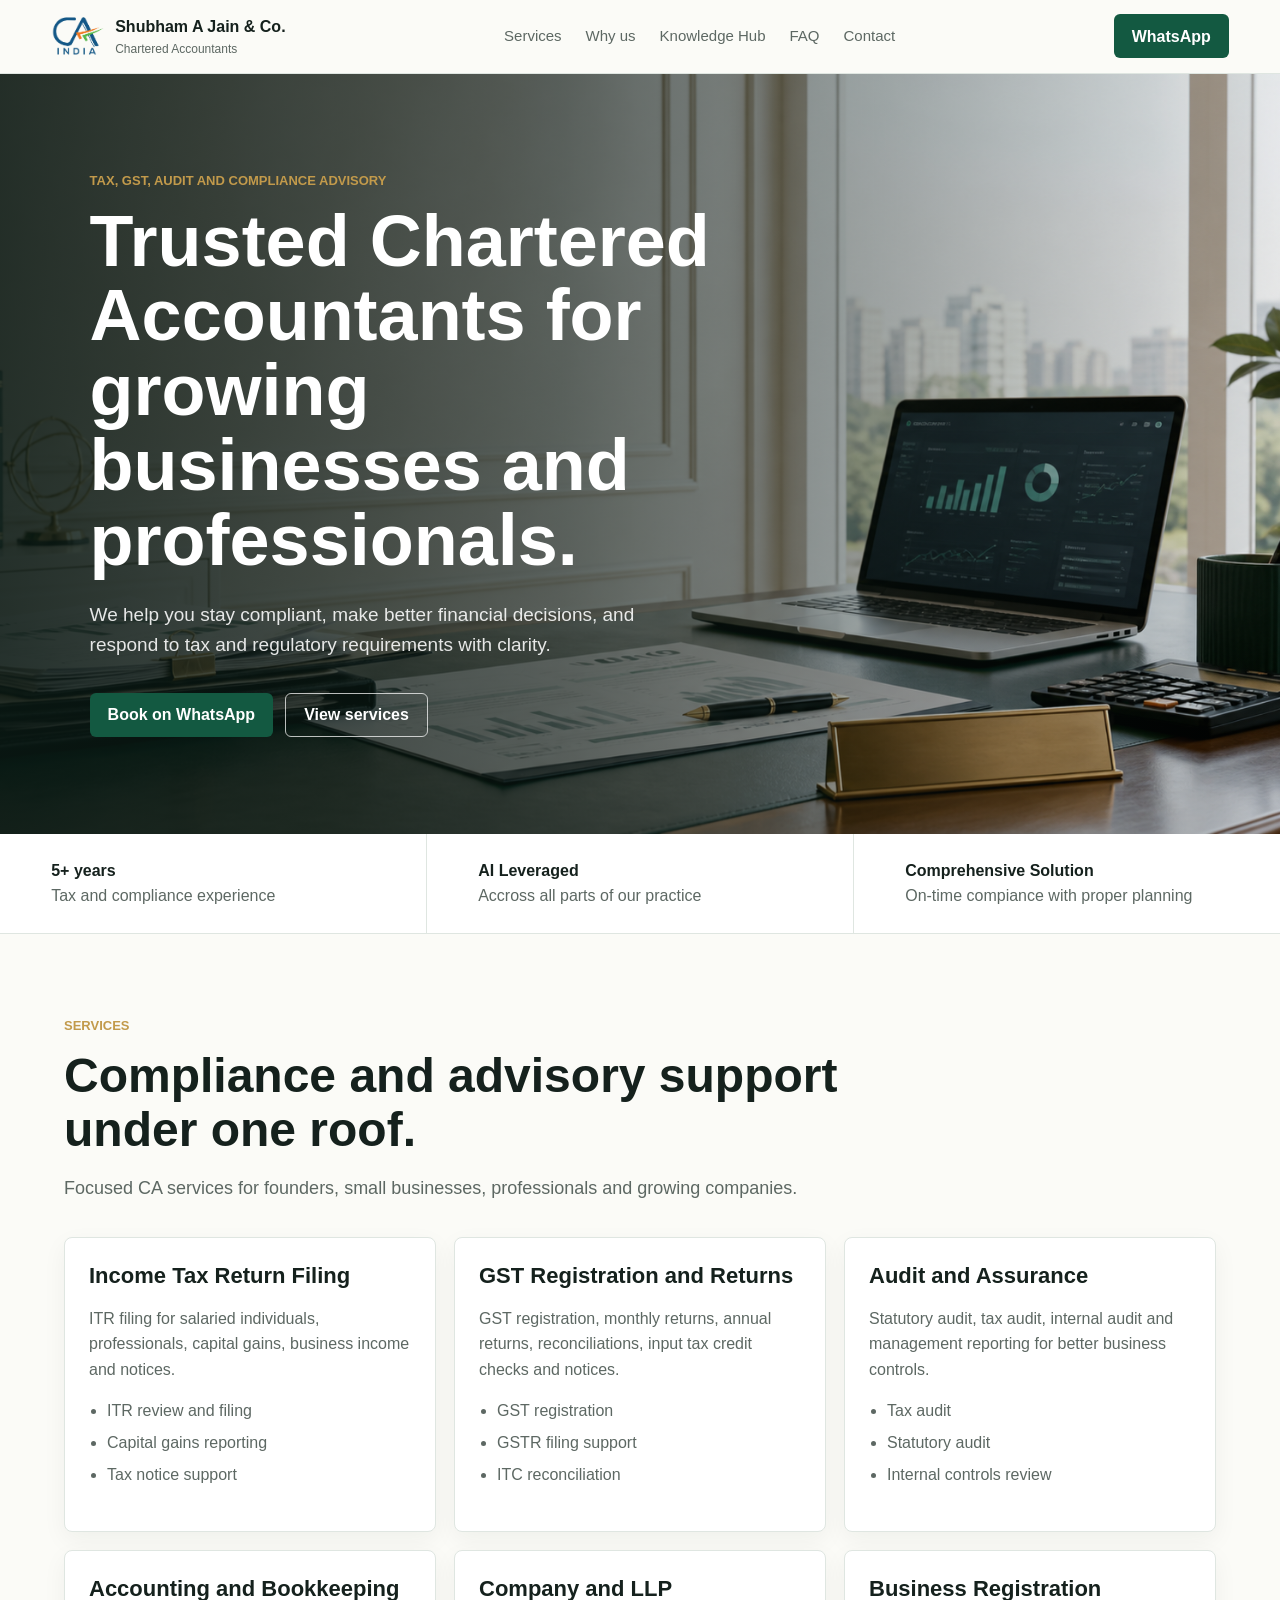
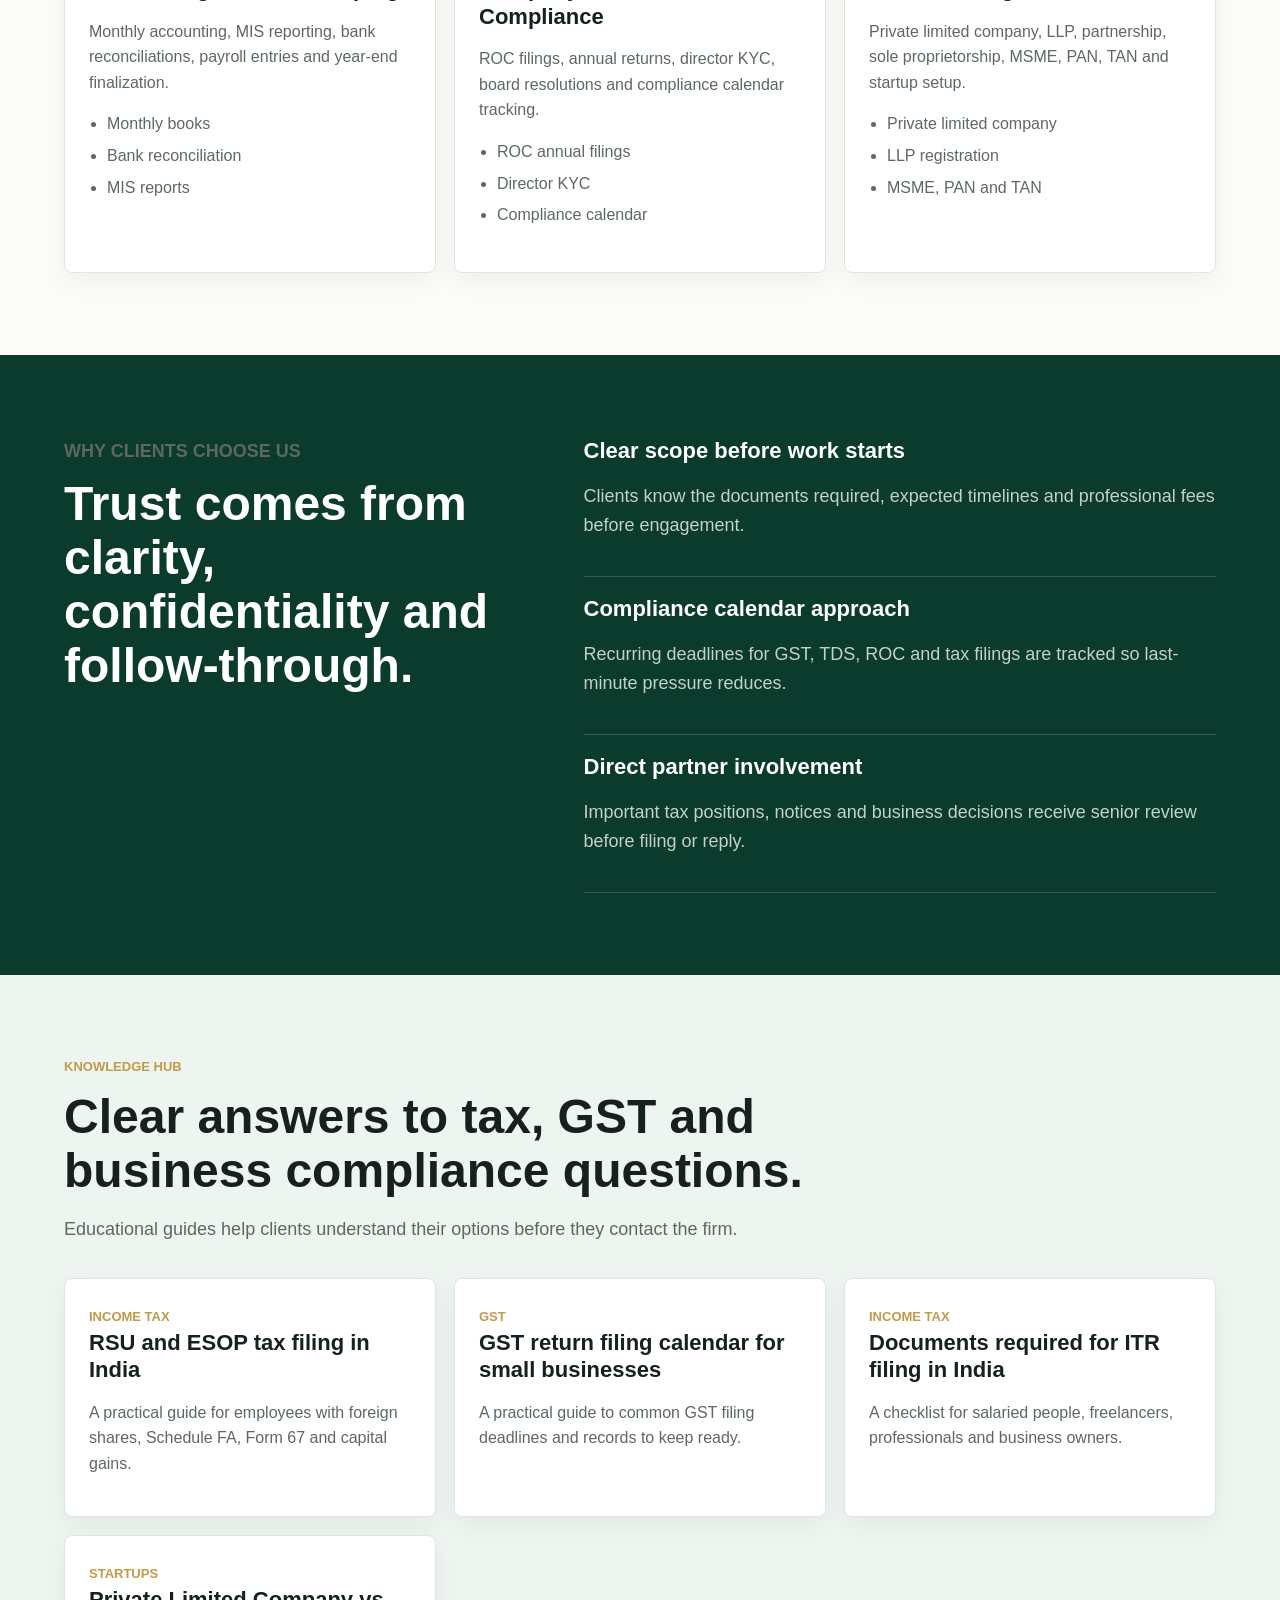
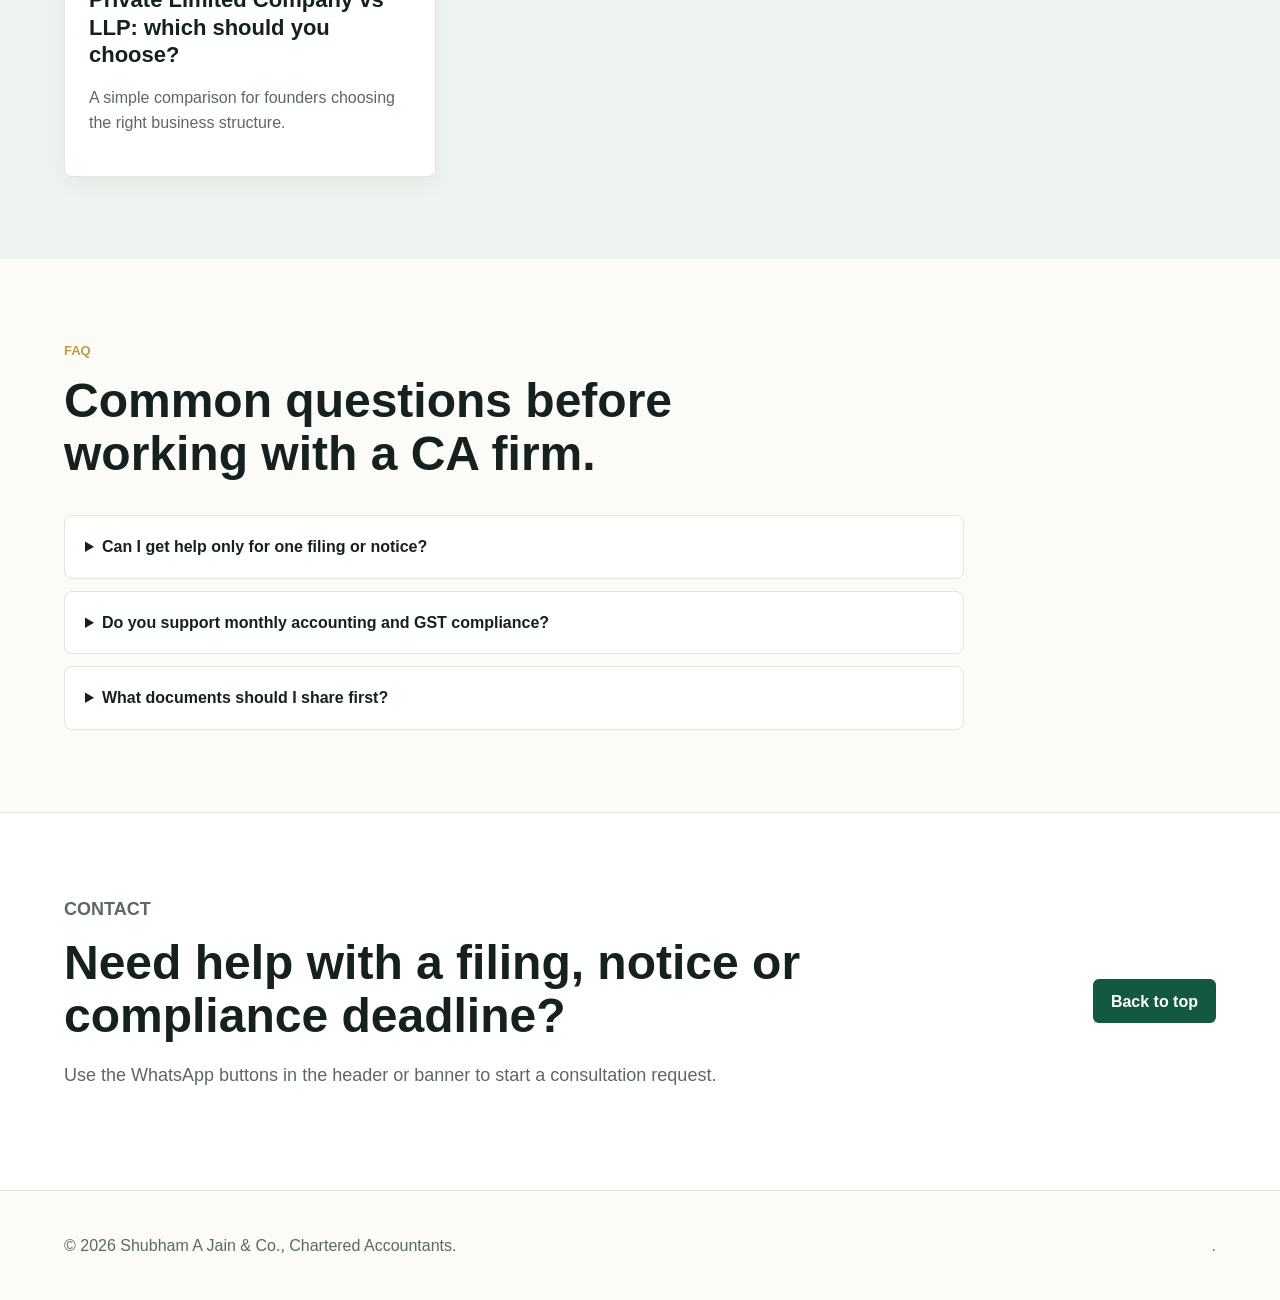
<file: index.html>
<!doctype html>
<html lang="en">
  <head>
    <meta charset="utf-8">
    <meta name="viewport" content="width=device-width, initial-scale=1">
    <title>Shubham A Jain & Co. CA | Tax, GST, Personal Finance and Compliance Advisory</title>
    <meta name="description" content="Chartered Accountant firm helping businesses and professionals with GST, income tax, audit, accounting, ROC compliance, payroll and advisory services.">
    <meta name="robots" content="index, follow">
    <meta name="author" content="Shubham A Jain & Co.">
    <meta name="theme-color" content="#135941">
    <meta property="og:title" content="Shubham A Jain & Co. CA">
    <meta property="og:description" content="Trusted CA services for tax, GST, audit, compliance and business advisory.">
    <meta property="og:type" content="website">
    <meta property="og:image" content="assets/ca-office-hero.png">
    <meta property="og:url" content="https://shubhjain204.github.io/shubhamajaincowebsite/">
    <meta name="twitter:card" content="summary_large_image">
    <link rel="canonical" href="https://shubhjain204.github.io/shubhamajaincowebsite/">
    <link rel="sitemap" type="application/xml" href="sitemap.xml">
    <link rel="stylesheet" href="styles.css">
    <script type="application/ld+json">
      {
        "@context": "https://schema.org",
        "@type": "AccountingService",
        "name": "Shubham A Jain & Co.",
        "description": "Chartered Accountant firm for income tax, GST, audit, accounting, ROC compliance and business registration services.",
        "url": "https://shubhjain204.github.io/shubhamajaincowebsite/",
        "image": "https://shubhjain204.github.io/shubhamajaincowebsite/assets/ca-office-hero.png",
        "telephone": "+91 99999 99999",
        "areaServed": "India",
        "priceRange": "$$",
        "serviceType": [
          "Income Tax Return Filing",
          "GST Registration and Returns",
          "Audit and Assurance",
          "Accounting and Bookkeeping",
          "Company and LLP Compliance",
          "Business Registration"
        ]
      }
    </script>
  </head>
  <body>
    <a class="skip-link" href="#main-content">Skip to content</a>
    <header class="site-header">
      <a class="brand" href="#top" aria-label="Shubham A Jain & Co. home">
        <span class="brand-mark">
          <img src="assets/ca-official-logo-transparent.png" alt="CA India logo">
        </span>
        <span>
          <strong>Shubham A Jain & Co.</strong>
          <small>Chartered Accountants</small>
        </span>
      </a>
      <nav class="nav" aria-label="Primary navigation">
        <a href="#services">Services</a>
        <a href="#why-us">Why us</a>
        <a href="#insights">Knowledge Hub</a>
        <a href="#faq">FAQ</a>
        <a href="#contact">Contact</a>
      </nav>
      <a class="header-cta js-whatsapp" data-service="General CA consultation" href="https://wa.me/918005840433">WhatsApp</a>
    </header>

    <main id="main-content">
      <section class="hero">
        <img class="hero-image" src="assets/ca-office-hero.png" alt="Professional CA office desk with tax documents and accounting tools">
        <div class="hero-overlay"></div>
        <div class="hero-content">
          <p class="eyebrow">Tax, GST, audit and compliance advisory</p>
          <h1>Trusted Chartered Accountants for growing businesses and professionals.</h1>
          <p class="hero-copy">We help you stay compliant, make better financial decisions, and respond to tax and regulatory requirements with clarity.</p>
          <div class="hero-actions">
            <a class="button primary js-whatsapp" data-service="CA consultation" href="https://wa.me/918005840433">Book on WhatsApp</a>
            <a class="button secondary" href="#services">View services</a>
          </div>
        </div>
      </section>

      <section class="trust-strip" aria-label="Firm highlights">
        <div>
          <strong>5+ years</strong>
          <span>Tax and compliance experience</span>
        </div>
        <div>
          <strong>AI Leveraged</strong>
          <span>Accross all parts of our practice</span>
        </div>
        <div>
          <strong>Comprehensive Solution</strong>
          <span>On-time compiance with proper planning</span>
        </div>
      </section>

      <section class="section" id="services">
        <div class="section-heading">
          <p class="eyebrow">Services</p>
          <h2>Compliance and advisory support under one roof.</h2>
          <p>Focused CA services for founders, small businesses, professionals and growing companies.</p>
        </div>
        <div class="service-grid">
          <article class="service-card">
            <h3>Income Tax Return Filing</h3>
            <p>ITR filing for salaried individuals, professionals, capital gains, business income and notices.</p>
            <ul>
              <li>ITR review and filing</li>
              <li>Capital gains reporting</li>
              <li>Tax notice support</li>
            </ul>
          </article>
          <article class="service-card">
            <h3>GST Registration and Returns</h3>
            <p>GST registration, monthly returns, annual returns, reconciliations, input tax credit checks and notices.</p>
            <ul>
              <li>GST registration</li>
              <li>GSTR filing support</li>
              <li>ITC reconciliation</li>
            </ul>
          </article>
          <article class="service-card">
            <h3>Audit and Assurance</h3>
            <p>Statutory audit, tax audit, internal audit and management reporting for better business controls.</p>
            <ul>
              <li>Tax audit</li>
              <li>Statutory audit</li>
              <li>Internal controls review</li>
            </ul>
          </article>
          <article class="service-card">
            <h3>Accounting and Bookkeeping</h3>
            <p>Monthly accounting, MIS reporting, bank reconciliations, payroll entries and year-end finalization.</p>
            <ul>
              <li>Monthly books</li>
              <li>Bank reconciliation</li>
              <li>MIS reports</li>
            </ul>
          </article>
          <article class="service-card">
            <h3>Company and LLP Compliance</h3>
            <p>ROC filings, annual returns, director KYC, board resolutions and compliance calendar tracking.</p>
            <ul>
              <li>ROC annual filings</li>
              <li>Director KYC</li>
              <li>Compliance calendar</li>
            </ul>
          </article>
          <article class="service-card">
            <h3>Business Registration</h3>
            <p>Private limited company, LLP, partnership, sole proprietorship, MSME, PAN, TAN and startup setup.</p>
            <ul>
              <li>Private limited company</li>
              <li>LLP registration</li>
              <li>MSME, PAN and TAN</li>
            </ul>
          </article>
        </div>
      </section>

      <section class="section split" id="why-us">
        <div>
          <p class="eyebrow">Why clients choose us</p>
          <h2>Trust comes from clarity, confidentiality and follow-through.</h2>
        </div>
        <div class="proof-list">
          <div>
            <h3>Clear scope before work starts</h3>
            <p>Clients know the documents required, expected timelines and professional fees before engagement.</p>
          </div>
          <div>
            <h3>Compliance calendar approach</h3>
            <p>Recurring deadlines for GST, TDS, ROC and tax filings are tracked so last-minute pressure reduces.</p>
          </div>
          <div>
            <h3>Direct partner involvement</h3>
            <p>Important tax positions, notices and business decisions receive senior review before filing or reply.</p>
          </div>
        </div>
      </section>

      <section class="section muted" id="insights">
        <div class="section-heading">
          <p class="eyebrow">Knowledge Hub</p>
          <h2>Clear answers to tax, GST and business compliance questions.</h2>
          <p>Educational guides help clients understand their options before they contact the firm.</p>
        </div>
        <div class="article-grid">
          <article class="article-card">
            <span>Income Tax</span>
            <h3><a href="posts/rsu-esop-tax-filing-india.html">RSU and ESOP tax filing in India</a></h3>
            <p>A practical guide for employees with foreign shares, Schedule FA, Form 67 and capital gains.</p>
          </article>
          <article class="article-card">
            <span>GST</span>
            <h3><a href="posts/gst-return-calendar.html">GST return filing calendar for small businesses</a></h3>
            <p>A practical guide to common GST filing deadlines and records to keep ready.</p>
          </article>
          <article class="article-card">
            <span>Income Tax</span>
            <h3><a href="posts/itr-documents-checklist.html">Documents required for ITR filing in India</a></h3>
            <p>A checklist for salaried people, freelancers, professionals and business owners.</p>
          </article>
          <article class="article-card">
            <span>Startups</span>
            <h3><a href="posts/company-vs-llp.html">Private Limited Company vs LLP: which should you choose?</a></h3>
            <p>A simple comparison for founders choosing the right business structure.</p>
          </article>
        </div>
      </section>

      <section class="section" id="faq">
        <div class="section-heading">
          <p class="eyebrow">FAQ</p>
          <h2>Common questions before working with a CA firm.</h2>
        </div>
        <div class="faq-list">
          <details>
            <summary>Can I get help only for one filing or notice?</summary>
            <p>Yes. You can contact the firm for a one-time ITR filing, GST filing, notice reply, registration or compliance review.</p>
          </details>
          <details>
            <summary>Do you support monthly accounting and GST compliance?</summary>
            <p>Yes. Monthly retainers can include bookkeeping, GST returns, TDS support, payroll entries, reconciliations and periodic reporting.</p>
          </details>
          <details>
            <summary>What documents should I share first?</summary>
            <p>Send a short WhatsApp message with your requirement. The firm will share a document checklist based on the service needed.</p>
          </details>
        </div>
      </section>

      <section class="section contact" id="contact">
        <div>
          <p class="eyebrow">Contact</p>
          <h2>Need help with a filing, notice or compliance deadline?</h2>
          <p>Use the WhatsApp buttons in the header or banner to start a consultation request.</p>
        </div>
        <a class="button primary" href="#top">Back to top</a>
      </section>
    </main>

    <footer class="site-footer">
      <p>&copy; <span id="year"></span> Shubham A Jain & Co., Chartered Accountants.</p>
      <p>.</p>
    </footer>

    <script src="script.js"></script>
  </body>
</html>
</file>
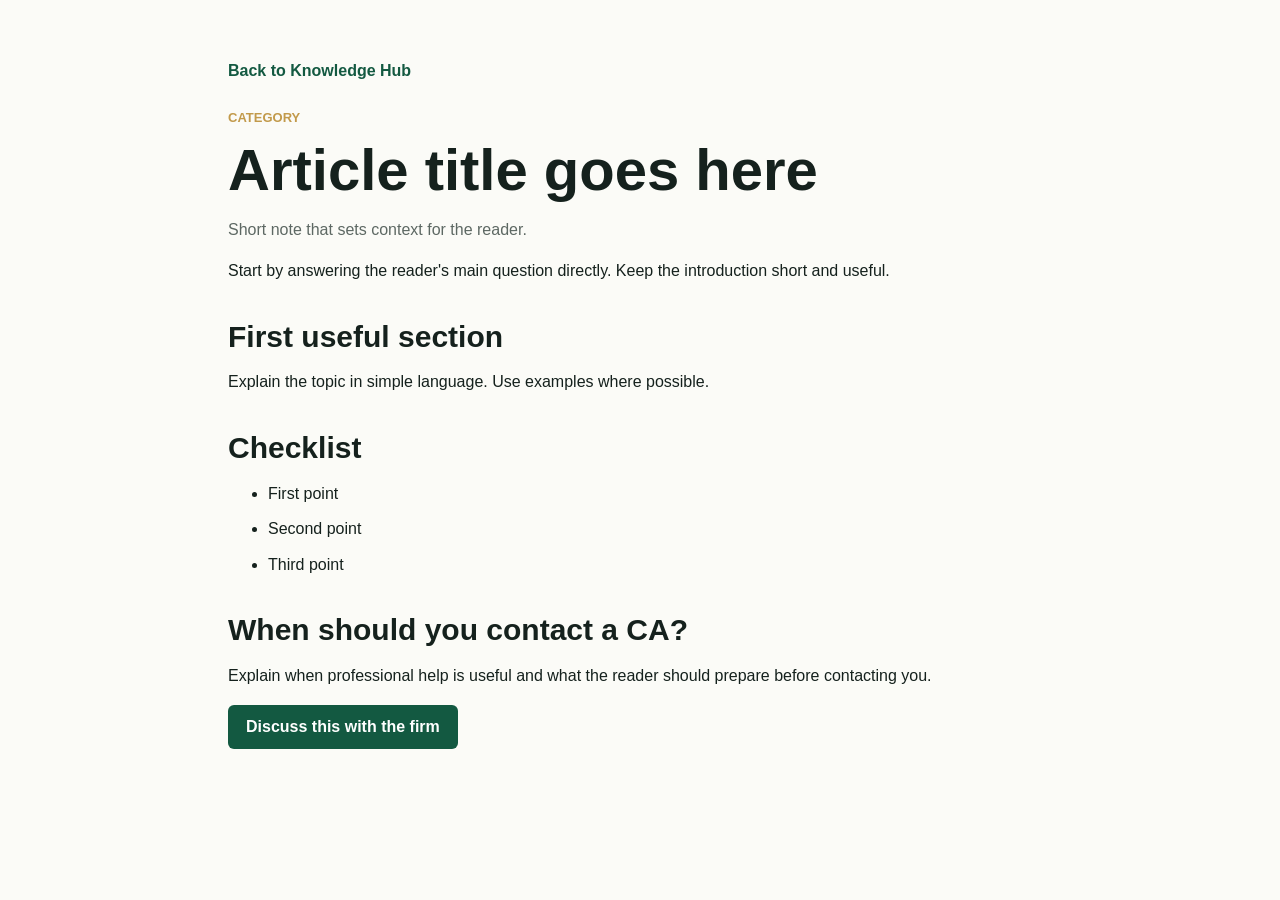
<file: post-template.html>
<!doctype html>
<html lang="en">
  <head>
    <meta charset="utf-8">
    <meta name="viewport" content="width=device-width, initial-scale=1">
    <title>Article Title | Shubham A Jain & Co. CA</title>
    <meta name="description" content="Write a clear 140-160 character summary of this article for search results.">
    <meta name="robots" content="index, follow">
    <link rel="canonical" href="https://shubhjain204.github.io/shubhamajaincowebsite/posts/article-url.html">
    <link rel="stylesheet" href="../styles.css">
  </head>
  <body>
    <main class="article-page">
      <a class="back-link" href="../index.html#insights">Back to Knowledge Hub</a>
      <p class="eyebrow">Category</p>
      <h1>Article title goes here</h1>
      <p class="meta">Short note that sets context for the reader.</p>

      <p>Start by answering the reader's main question directly. Keep the introduction short and useful.</p>

      <h2>First useful section</h2>
      <p>Explain the topic in simple language. Use examples where possible.</p>

      <h2>Checklist</h2>
      <ul>
        <li>First point</li>
        <li>Second point</li>
        <li>Third point</li>
      </ul>

      <h2>When should you contact a CA?</h2>
      <p>Explain when professional help is useful and what the reader should prepare before contacting you.</p>

      <p><a class="button primary" href="../index.html#contact">Discuss this with the firm</a></p>
    </main>
    <script src="../script.js"></script>
  </body>
</html>
</file>
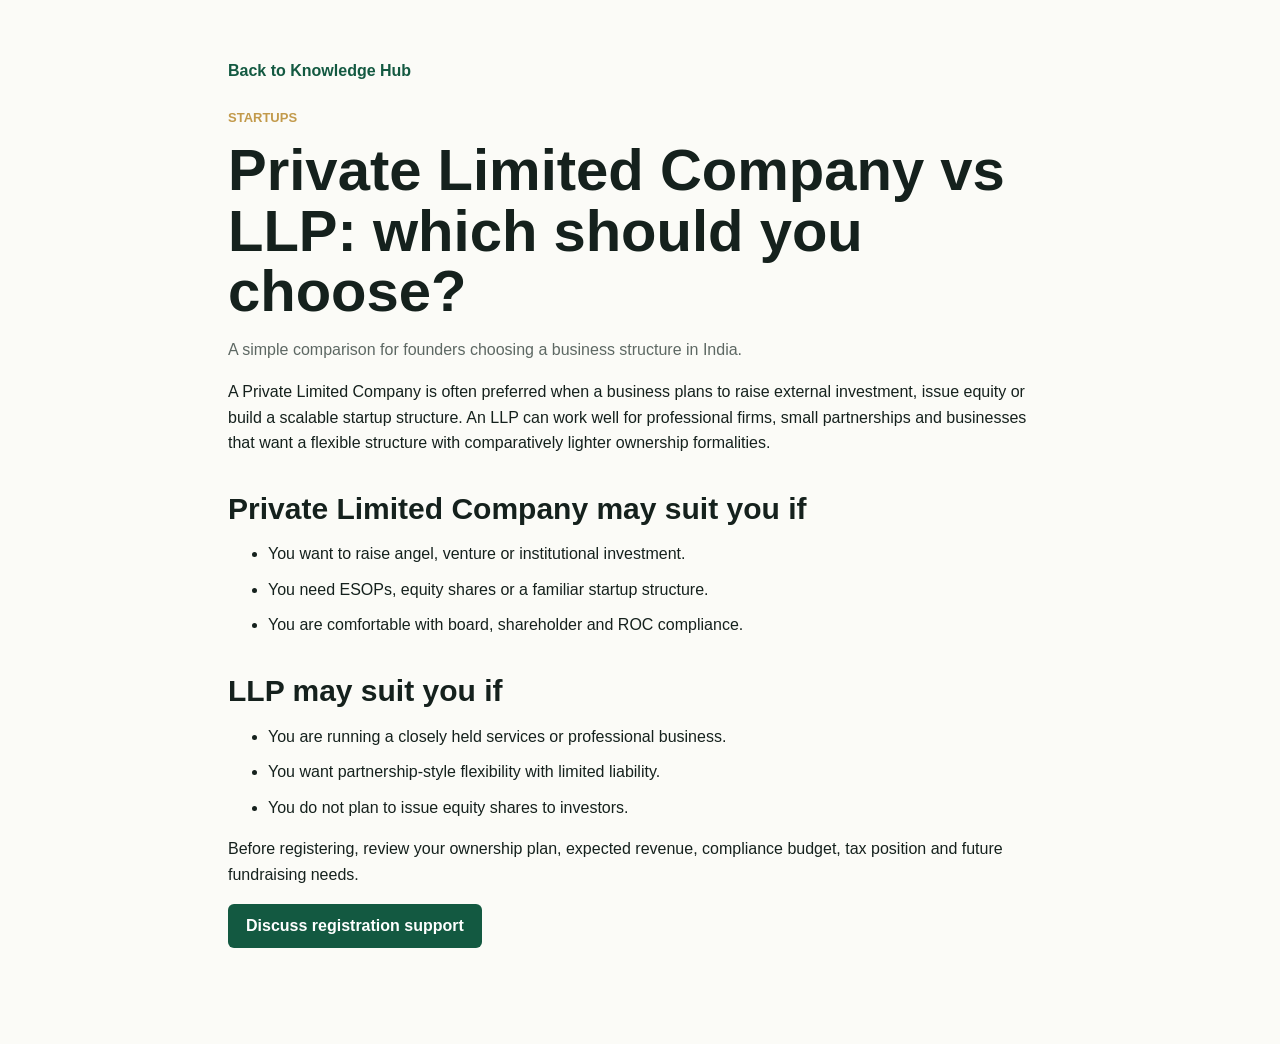
<file: posts/company-vs-llp.html>
<!doctype html>
<html lang="en">
  <head>
    <meta charset="utf-8">
    <meta name="viewport" content="width=device-width, initial-scale=1">
    <title>Private Limited Company vs LLP | Shubham A Jain & Co. CA</title>
    <meta name="description" content="Compare Private Limited Company and LLP structures for Indian founders based on compliance, ownership, fundraising and tax considerations.">
    <meta name="robots" content="index, follow">
    <link rel="canonical" href="https://shubhjain204.github.io/shubhamajaincowebsite/posts/company-vs-llp.html">
    <link rel="stylesheet" href="../styles.css">
  </head>
  <body>
    <main class="article-page">
      <a class="back-link" href="../index.html#insights">Back to Knowledge Hub</a>
      <p class="eyebrow">Startups</p>
      <h1>Private Limited Company vs LLP: which should you choose?</h1>
      <p class="meta">A simple comparison for founders choosing a business structure in India.</p>

      <p>A Private Limited Company is often preferred when a business plans to raise external investment, issue equity or build a scalable startup structure. An LLP can work well for professional firms, small partnerships and businesses that want a flexible structure with comparatively lighter ownership formalities.</p>

      <h2>Private Limited Company may suit you if</h2>
      <ul>
        <li>You want to raise angel, venture or institutional investment.</li>
        <li>You need ESOPs, equity shares or a familiar startup structure.</li>
        <li>You are comfortable with board, shareholder and ROC compliance.</li>
      </ul>

      <h2>LLP may suit you if</h2>
      <ul>
        <li>You are running a closely held services or professional business.</li>
        <li>You want partnership-style flexibility with limited liability.</li>
        <li>You do not plan to issue equity shares to investors.</li>
      </ul>

      <p>Before registering, review your ownership plan, expected revenue, compliance budget, tax position and future fundraising needs.</p>
      <p><a class="button primary" href="../index.html#contact">Discuss registration support</a></p>
    </main>
    <script src="../script.js"></script>
  </body>
</html>
</file>
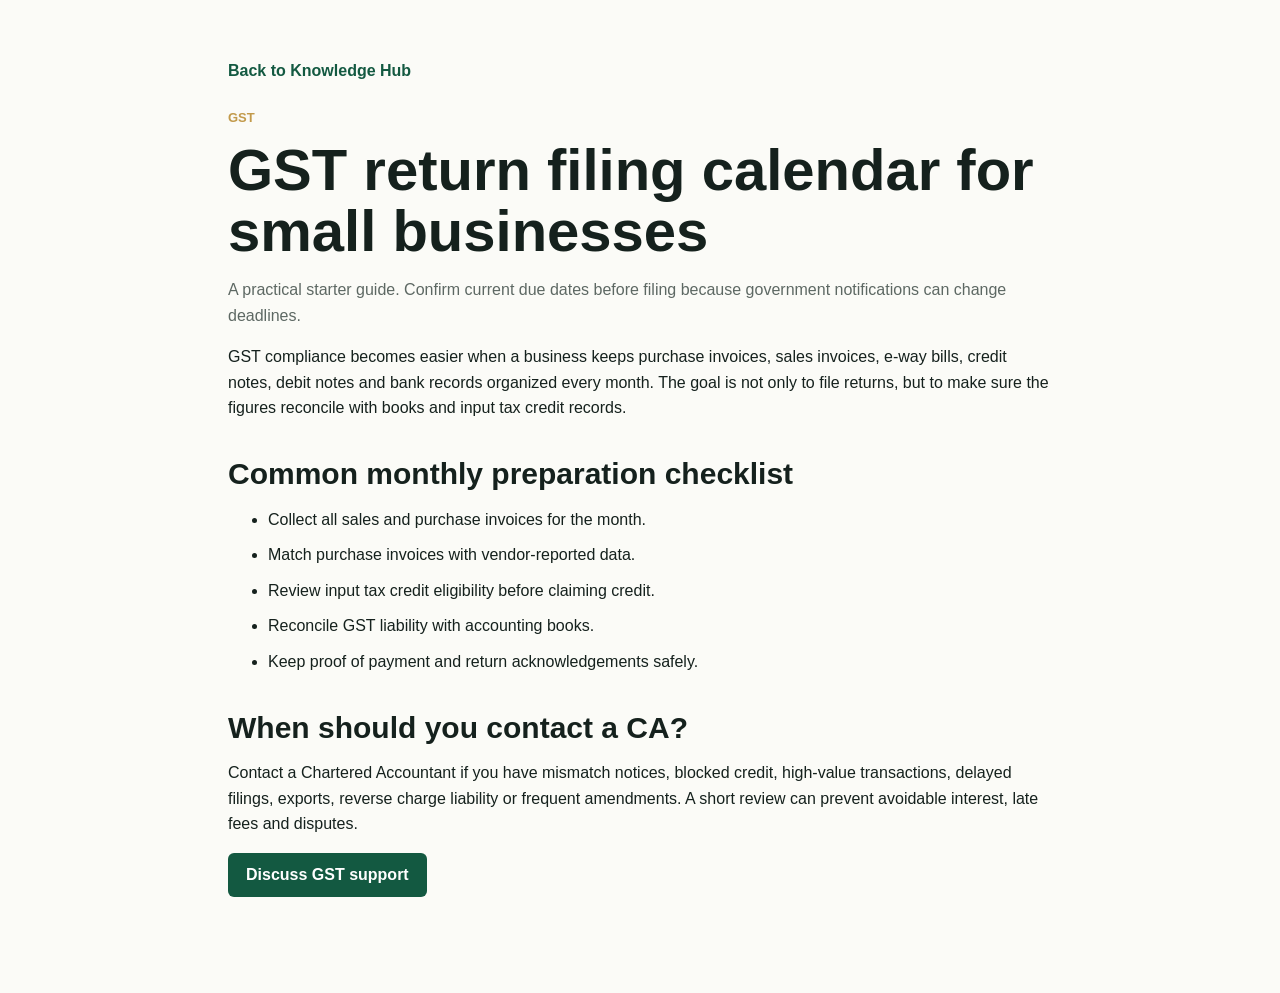
<file: posts/gst-return-calendar.html>
<!doctype html>
<html lang="en">
  <head>
    <meta charset="utf-8">
    <meta name="viewport" content="width=device-width, initial-scale=1">
    <title>GST Return Filing Calendar for Small Businesses | Shubham A Jain & Co. CA</title>
    <meta name="description" content="Understand common GST return filing deadlines, records to maintain and how small businesses can prepare for GST compliance.">
    <meta name="robots" content="index, follow">
    <link rel="canonical" href="https://shubhjain204.github.io/shubhamajaincowebsite/posts/gst-return-calendar.html">
    <link rel="stylesheet" href="../styles.css">
  </head>
  <body>
    <main class="article-page">
      <a class="back-link" href="../index.html#insights">Back to Knowledge Hub</a>
      <p class="eyebrow">GST</p>
      <h1>GST return filing calendar for small businesses</h1>
      <p class="meta">A practical starter guide. Confirm current due dates before filing because government notifications can change deadlines.</p>

      <p>GST compliance becomes easier when a business keeps purchase invoices, sales invoices, e-way bills, credit notes, debit notes and bank records organized every month. The goal is not only to file returns, but to make sure the figures reconcile with books and input tax credit records.</p>

      <h2>Common monthly preparation checklist</h2>
      <ul>
        <li>Collect all sales and purchase invoices for the month.</li>
        <li>Match purchase invoices with vendor-reported data.</li>
        <li>Review input tax credit eligibility before claiming credit.</li>
        <li>Reconcile GST liability with accounting books.</li>
        <li>Keep proof of payment and return acknowledgements safely.</li>
      </ul>

      <h2>When should you contact a CA?</h2>
      <p>Contact a Chartered Accountant if you have mismatch notices, blocked credit, high-value transactions, delayed filings, exports, reverse charge liability or frequent amendments. A short review can prevent avoidable interest, late fees and disputes.</p>

      <p><a class="button primary" href="../index.html#contact">Discuss GST support</a></p>
    </main>
    <script src="../script.js"></script>
  </body>
</html>
</file>
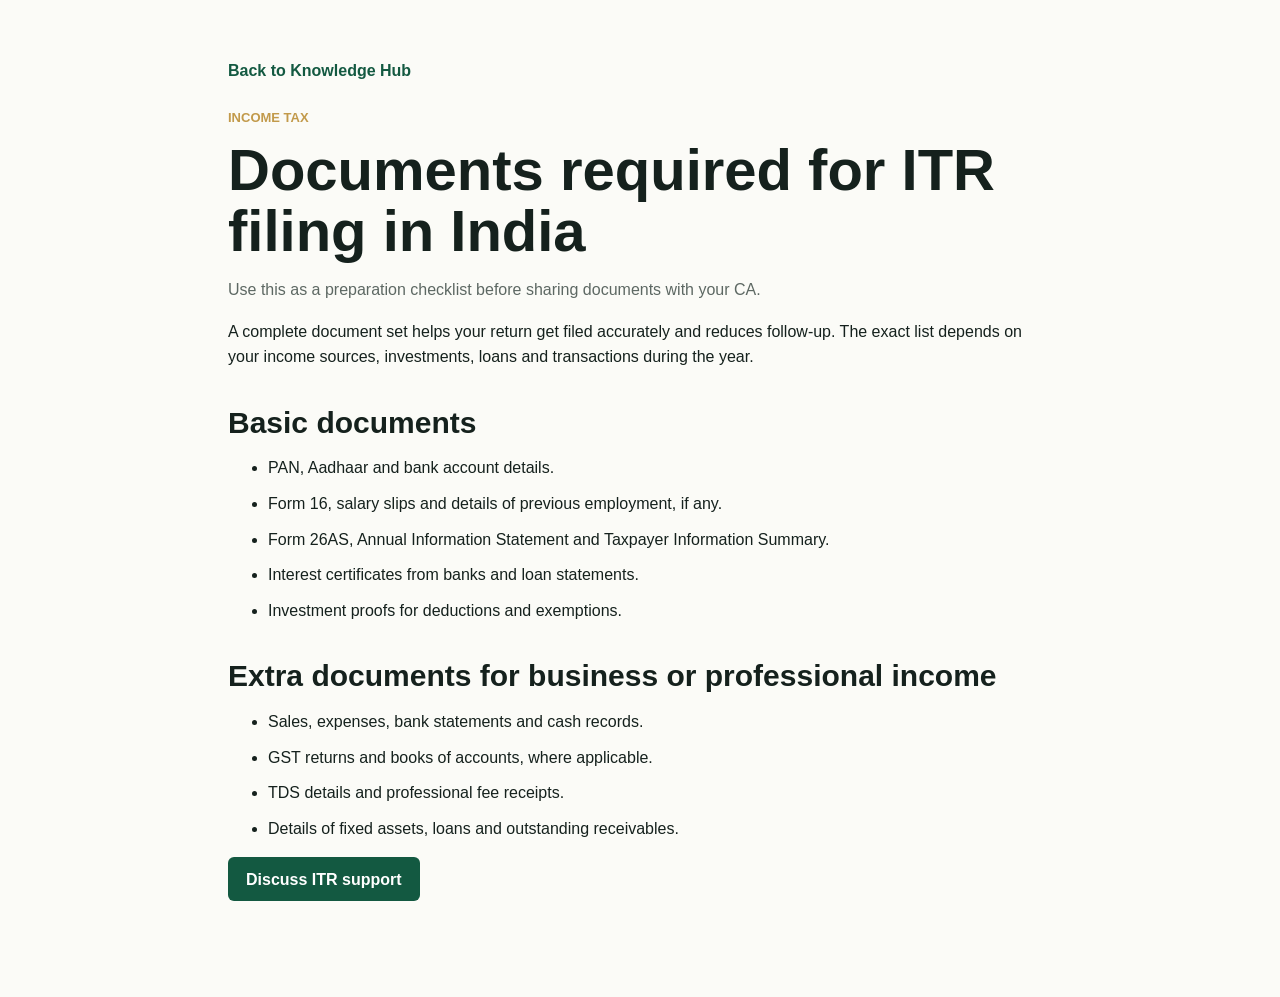
<file: posts/itr-documents-checklist.html>
<!doctype html>
<html lang="en">
  <head>
    <meta charset="utf-8">
    <meta name="viewport" content="width=device-width, initial-scale=1">
    <title>Documents Required for ITR Filing in India | Shubham A Jain & Co. CA</title>
    <meta name="description" content="Checklist of documents generally required for income tax return filing for salaried individuals, professionals and business owners in India.">
    <meta name="robots" content="index, follow">
    <link rel="canonical" href="https://shubhjain204.github.io/shubhamajaincowebsite/posts/itr-documents-checklist.html">
    <link rel="stylesheet" href="../styles.css">
  </head>
  <body>
    <main class="article-page">
      <a class="back-link" href="../index.html#insights">Back to Knowledge Hub</a>
      <p class="eyebrow">Income Tax</p>
      <h1>Documents required for ITR filing in India</h1>
      <p class="meta">Use this as a preparation checklist before sharing documents with your CA.</p>

      <p>A complete document set helps your return get filed accurately and reduces follow-up. The exact list depends on your income sources, investments, loans and transactions during the year.</p>

      <h2>Basic documents</h2>
      <ul>
        <li>PAN, Aadhaar and bank account details.</li>
        <li>Form 16, salary slips and details of previous employment, if any.</li>
        <li>Form 26AS, Annual Information Statement and Taxpayer Information Summary.</li>
        <li>Interest certificates from banks and loan statements.</li>
        <li>Investment proofs for deductions and exemptions.</li>
      </ul>

      <h2>Extra documents for business or professional income</h2>
      <ul>
        <li>Sales, expenses, bank statements and cash records.</li>
        <li>GST returns and books of accounts, where applicable.</li>
        <li>TDS details and professional fee receipts.</li>
        <li>Details of fixed assets, loans and outstanding receivables.</li>
      </ul>

      <p><a class="button primary" href="../index.html#contact">Discuss ITR support</a></p>
    </main>
    <script src="../script.js"></script>
  </body>
</html>
</file>
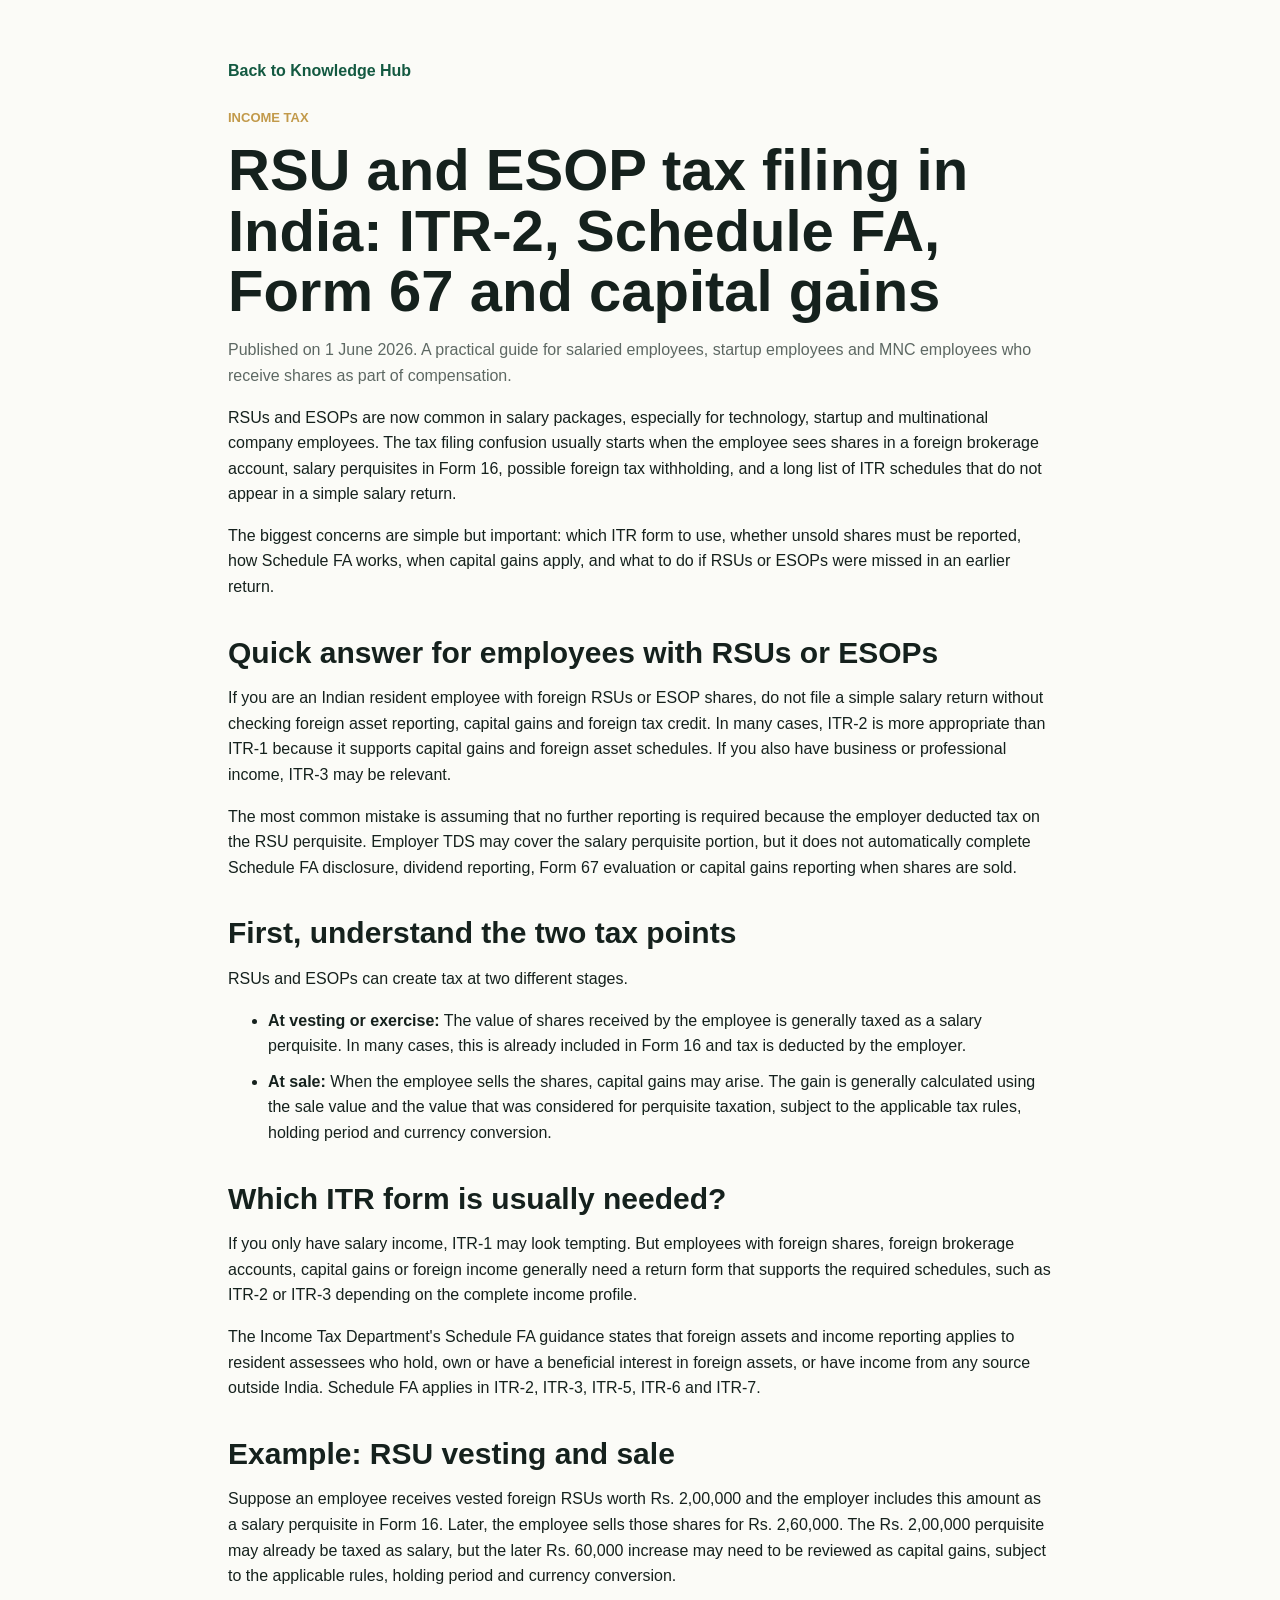
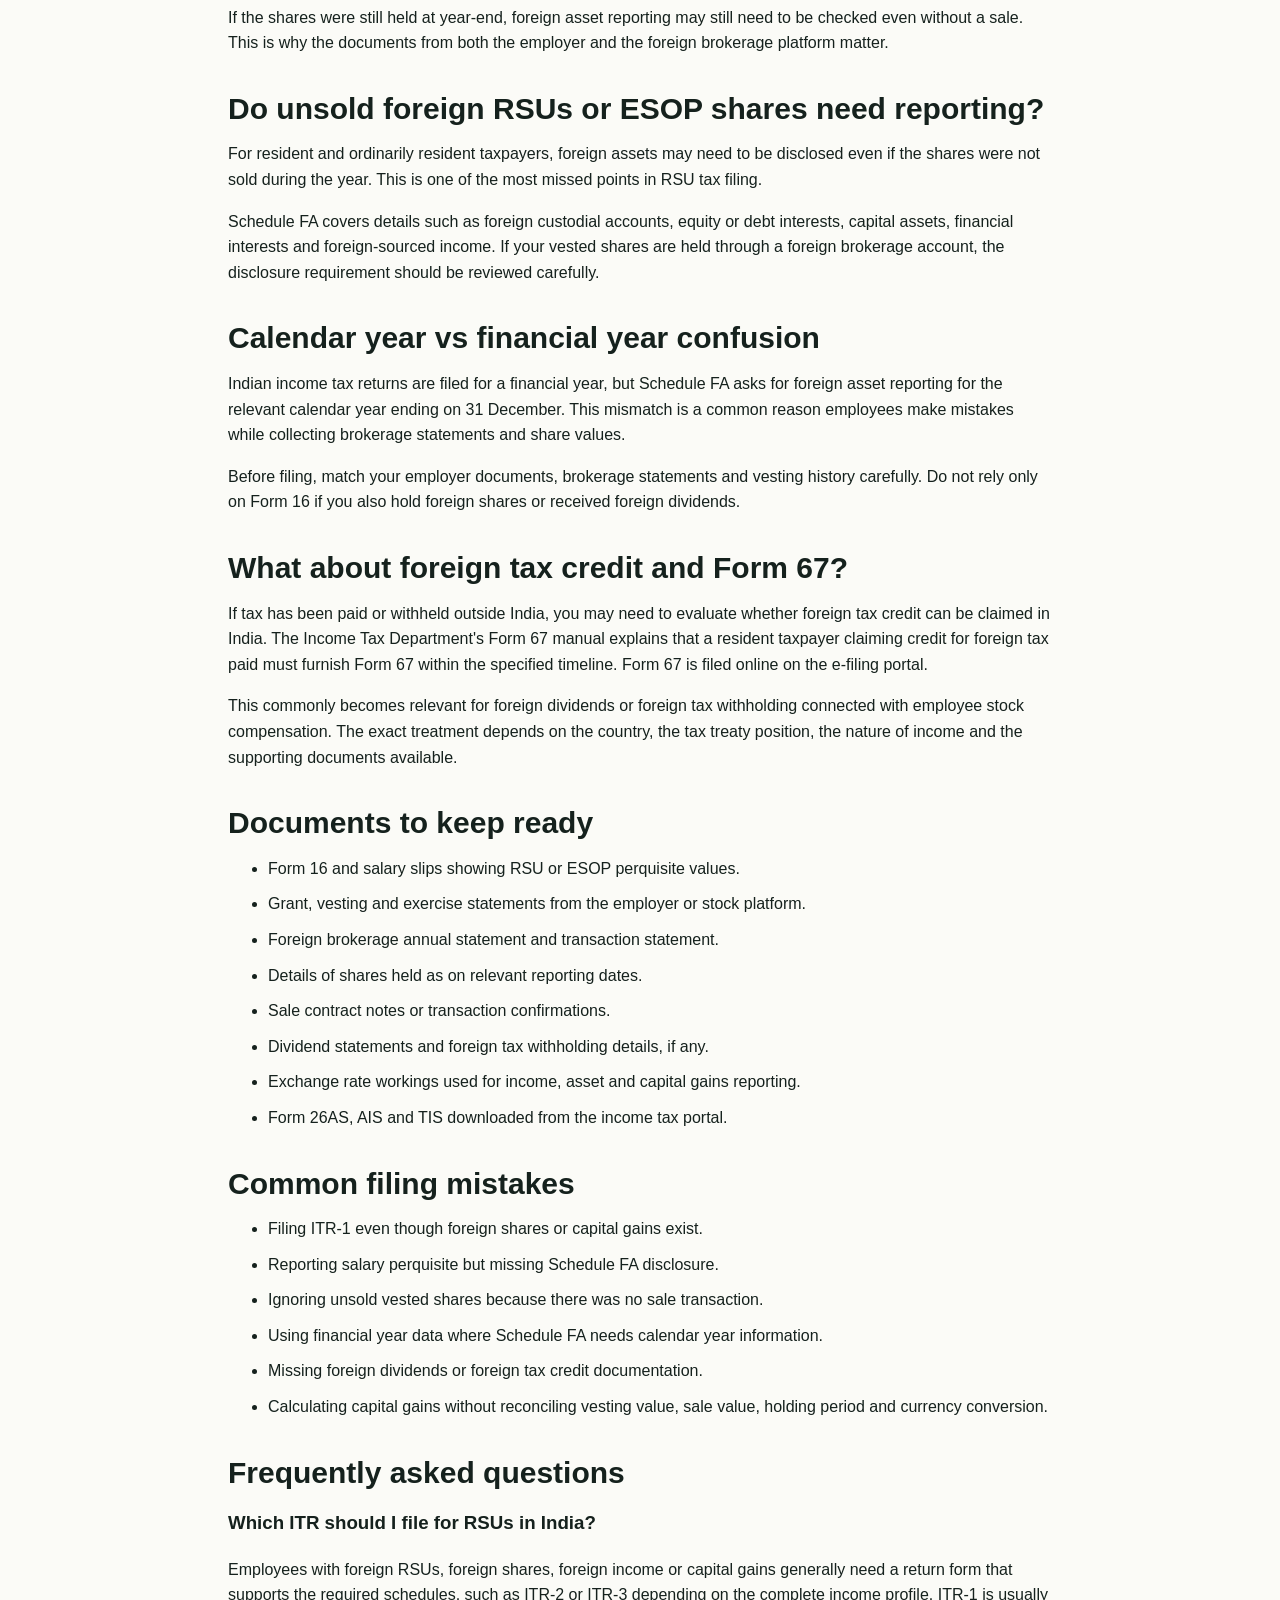
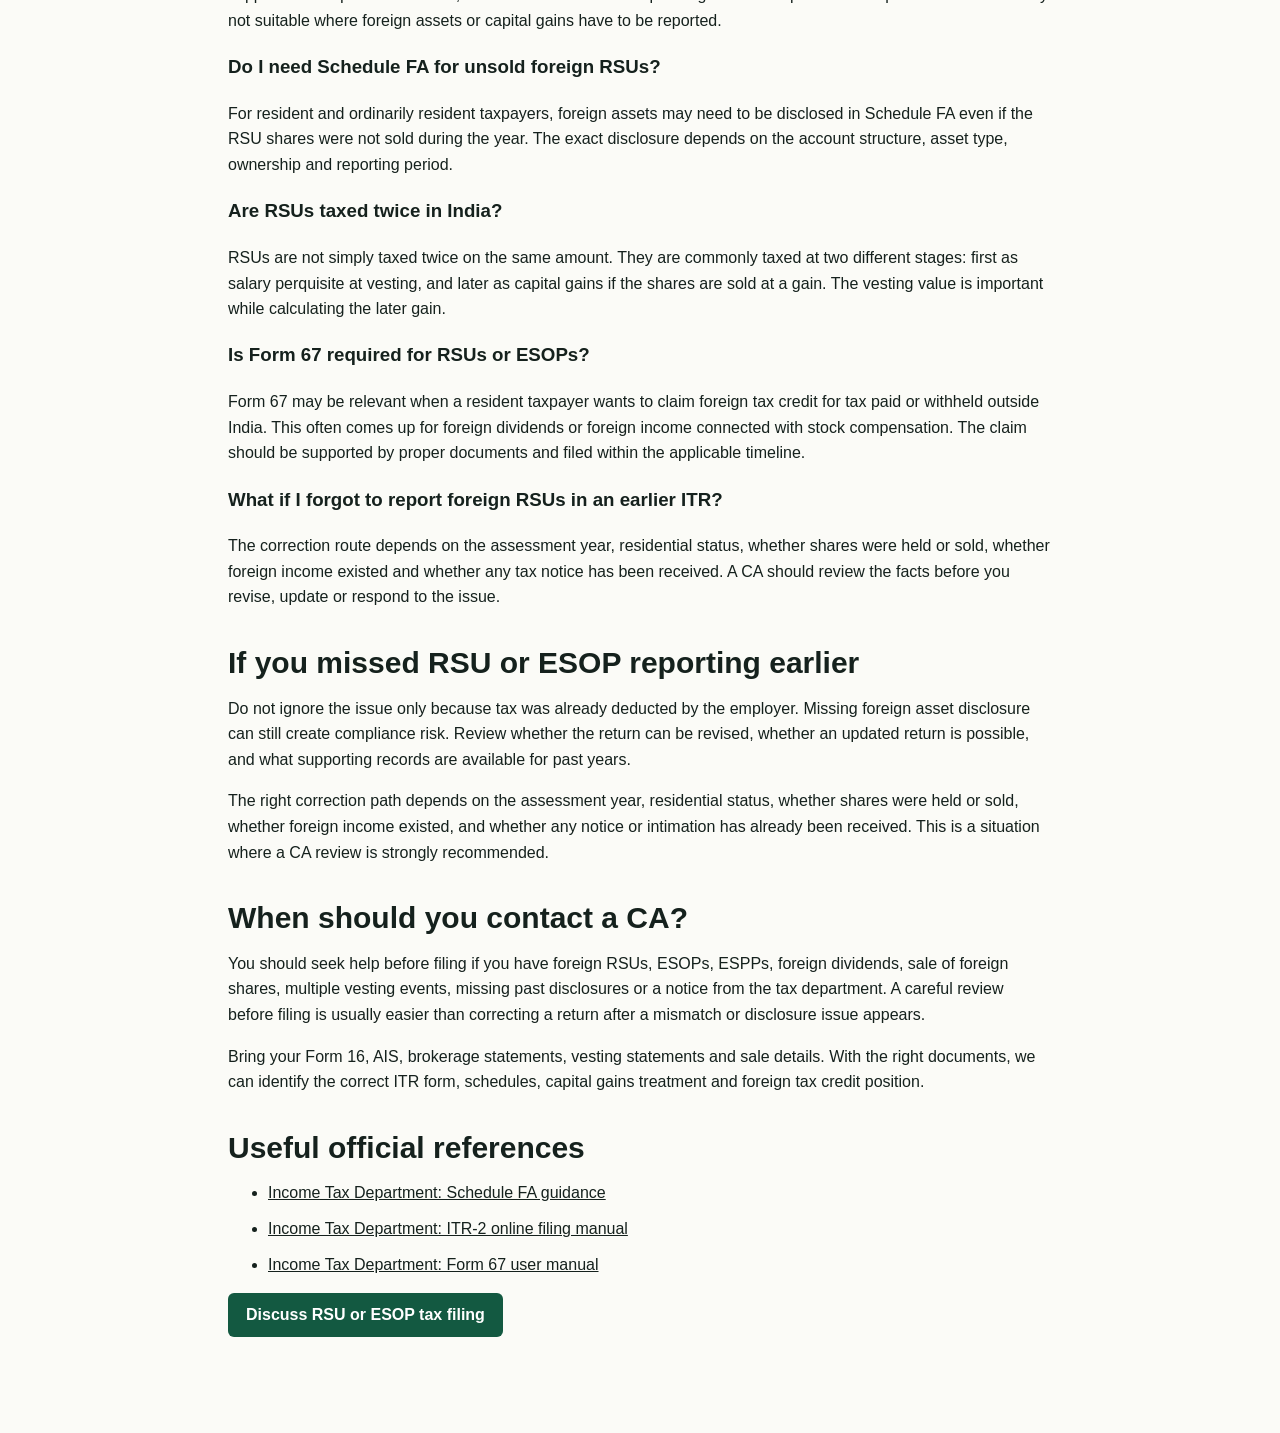
<file: posts/rsu-esop-tax-filing-india.html>
<!doctype html>
<html lang="en">
  <head>
    <meta charset="utf-8">
    <meta name="viewport" content="width=device-width, initial-scale=1">
    <title>RSU and ESOP Tax Filing in India: ITR-2, Schedule FA and Form 67 | Shubham A Jain & Co. CA</title>
    <meta name="description" content="Learn how RSUs and ESOPs are reported in Indian ITR, including ITR-2, Schedule FA, Form 67, foreign shares and capital gains.">
    <meta name="robots" content="index, follow">
    <link rel="canonical" href="https://shubhjain204.github.io/shubhamajaincowebsite/posts/rsu-esop-tax-filing-india.html">
    <link rel="stylesheet" href="../styles.css">
    <script type="application/ld+json">
      {
        "@context": "https://schema.org",
        "@type": "Article",
        "headline": "RSU and ESOP Tax Filing in India: ITR-2, Schedule FA, Form 67 and Capital Gains",
        "description": "A practical Indian tax filing guide for employees with RSUs, ESOPs, foreign shares, Schedule FA, Form 67 and capital gains.",
        "author": {
          "@type": "Organization",
          "name": "Shubham A Jain & Co."
        },
        "publisher": {
          "@type": "Organization",
          "name": "Shubham A Jain & Co.",
          "logo": {
            "@type": "ImageObject",
            "url": "https://shubhjain204.github.io/shubhamajaincowebsite/assets/ca-official-logo-transparent.png"
          }
        },
        "mainEntityOfPage": {
          "@type": "WebPage",
          "@id": "https://shubhjain204.github.io/shubhamajaincowebsite/posts/rsu-esop-tax-filing-india.html"
        },
        "datePublished": "2026-06-01",
        "dateModified": "2026-06-01"
      }
    </script>
    <script type="application/ld+json">
      {
        "@context": "https://schema.org",
        "@type": "FAQPage",
        "mainEntity": [
          {
            "@type": "Question",
            "name": "Which ITR should I file for RSUs in India?",
            "acceptedAnswer": {
              "@type": "Answer",
              "text": "Employees with foreign RSUs, foreign shares, foreign income or capital gains generally need a return form that supports the required schedules, such as ITR-2 or ITR-3 depending on their complete income profile."
            }
          },
          {
            "@type": "Question",
            "name": "Do I need Schedule FA for unsold foreign RSUs?",
            "acceptedAnswer": {
              "@type": "Answer",
              "text": "For resident and ordinarily resident taxpayers, foreign assets may need to be disclosed in Schedule FA even if the RSU shares were not sold during the year."
            }
          },
          {
            "@type": "Question",
            "name": "Are RSUs taxed twice in India?",
            "acceptedAnswer": {
              "@type": "Answer",
              "text": "RSUs are commonly taxed at two different stages: first as a salary perquisite when they vest, and later as capital gains if the shares are sold at a gain."
            }
          },
          {
            "@type": "Question",
            "name": "Is Form 67 required for RSUs or ESOPs?",
            "acceptedAnswer": {
              "@type": "Answer",
              "text": "Form 67 may be relevant when a resident taxpayer wants to claim foreign tax credit for tax paid or withheld outside India, such as on foreign dividends or foreign income connected with stock compensation."
            }
          },
          {
            "@type": "Question",
            "name": "What if I forgot to report foreign RSUs in an earlier ITR?",
            "acceptedAnswer": {
              "@type": "Answer",
              "text": "The correction route depends on the assessment year, residential status, whether shares were held or sold, whether foreign income existed and whether any tax notice has been received. A CA review is recommended before taking corrective action."
            }
          }
        ]
      }
    </script>
  </head>
  <body>
    <main class="article-page">
      <a class="back-link" href="../index.html#insights">Back to Knowledge Hub</a>
      <p class="eyebrow">Income Tax</p>
      <h1>RSU and ESOP tax filing in India: ITR-2, Schedule FA, Form 67 and capital gains</h1>
      <p class="meta">Published on 1 June 2026. A practical guide for salaried employees, startup employees and MNC employees who receive shares as part of compensation.</p>

      <p>RSUs and ESOPs are now common in salary packages, especially for technology, startup and multinational company employees. The tax filing confusion usually starts when the employee sees shares in a foreign brokerage account, salary perquisites in Form 16, possible foreign tax withholding, and a long list of ITR schedules that do not appear in a simple salary return.</p>

      <p>The biggest concerns are simple but important: which ITR form to use, whether unsold shares must be reported, how Schedule FA works, when capital gains apply, and what to do if RSUs or ESOPs were missed in an earlier return.</p>

      <h2>Quick answer for employees with RSUs or ESOPs</h2>
      <p>If you are an Indian resident employee with foreign RSUs or ESOP shares, do not file a simple salary return without checking foreign asset reporting, capital gains and foreign tax credit. In many cases, ITR-2 is more appropriate than ITR-1 because it supports capital gains and foreign asset schedules. If you also have business or professional income, ITR-3 may be relevant.</p>

      <p>The most common mistake is assuming that no further reporting is required because the employer deducted tax on the RSU perquisite. Employer TDS may cover the salary perquisite portion, but it does not automatically complete Schedule FA disclosure, dividend reporting, Form 67 evaluation or capital gains reporting when shares are sold.</p>

      <h2>First, understand the two tax points</h2>
      <p>RSUs and ESOPs can create tax at two different stages.</p>
      <ul>
        <li><strong>At vesting or exercise:</strong> The value of shares received by the employee is generally taxed as a salary perquisite. In many cases, this is already included in Form 16 and tax is deducted by the employer.</li>
        <li><strong>At sale:</strong> When the employee sells the shares, capital gains may arise. The gain is generally calculated using the sale value and the value that was considered for perquisite taxation, subject to the applicable tax rules, holding period and currency conversion.</li>
      </ul>
      
      <h2>Which ITR form is usually needed?</h2>
      <p>If you only have salary income, ITR-1 may look tempting. But employees with foreign shares, foreign brokerage accounts, capital gains or foreign income generally need a return form that supports the required schedules, such as ITR-2 or ITR-3 depending on the complete income profile.</p>

      <p>The Income Tax Department's Schedule FA guidance states that foreign assets and income reporting applies to resident assessees who hold, own or have a beneficial interest in foreign assets, or have income from any source outside India. Schedule FA applies in ITR-2, ITR-3, ITR-5, ITR-6 and ITR-7.</p>

      <h2>Example: RSU vesting and sale</h2>
      <p>Suppose an employee receives vested foreign RSUs worth Rs. 2,00,000 and the employer includes this amount as a salary perquisite in Form 16. Later, the employee sells those shares for Rs. 2,60,000. The Rs. 2,00,000 perquisite may already be taxed as salary, but the later Rs. 60,000 increase may need to be reviewed as capital gains, subject to the applicable rules, holding period and currency conversion.</p>

      <p>If the shares were still held at year-end, foreign asset reporting may still need to be checked even without a sale. This is why the documents from both the employer and the foreign brokerage platform matter.</p>

      <h2>Do unsold foreign RSUs or ESOP shares need reporting?</h2>
      <p>For resident and ordinarily resident taxpayers, foreign assets may need to be disclosed even if the shares were not sold during the year. This is one of the most missed points in RSU tax filing.</p>

      <p>Schedule FA covers details such as foreign custodial accounts, equity or debt interests, capital assets, financial interests and foreign-sourced income. If your vested shares are held through a foreign brokerage account, the disclosure requirement should be reviewed carefully.</p>

      <h2>Calendar year vs financial year confusion</h2>
      <p>Indian income tax returns are filed for a financial year, but Schedule FA asks for foreign asset reporting for the relevant calendar year ending on 31 December. This mismatch is a common reason employees make mistakes while collecting brokerage statements and share values.</p>

      <p>Before filing, match your employer documents, brokerage statements and vesting history carefully. Do not rely only on Form 16 if you also hold foreign shares or received foreign dividends.</p>

      <h2>What about foreign tax credit and Form 67?</h2>
      <p>If tax has been paid or withheld outside India, you may need to evaluate whether foreign tax credit can be claimed in India. The Income Tax Department's Form 67 manual explains that a resident taxpayer claiming credit for foreign tax paid must furnish Form 67 within the specified timeline. Form 67 is filed online on the e-filing portal.</p>

      <p>This commonly becomes relevant for foreign dividends or foreign tax withholding connected with employee stock compensation. The exact treatment depends on the country, the tax treaty position, the nature of income and the supporting documents available.</p>

      <h2>Documents to keep ready</h2>
      <ul>
        <li>Form 16 and salary slips showing RSU or ESOP perquisite values.</li>
        <li>Grant, vesting and exercise statements from the employer or stock platform.</li>
        <li>Foreign brokerage annual statement and transaction statement.</li>
        <li>Details of shares held as on relevant reporting dates.</li>
        <li>Sale contract notes or transaction confirmations.</li>
        <li>Dividend statements and foreign tax withholding details, if any.</li>
        <li>Exchange rate workings used for income, asset and capital gains reporting.</li>
        <li>Form 26AS, AIS and TIS downloaded from the income tax portal.</li>
      </ul>

      <h2>Common filing mistakes</h2>
      <ul>
        <li>Filing ITR-1 even though foreign shares or capital gains exist.</li>
        <li>Reporting salary perquisite but missing Schedule FA disclosure.</li>
        <li>Ignoring unsold vested shares because there was no sale transaction.</li>
        <li>Using financial year data where Schedule FA needs calendar year information.</li>
        <li>Missing foreign dividends or foreign tax credit documentation.</li>
        <li>Calculating capital gains without reconciling vesting value, sale value, holding period and currency conversion.</li>
      </ul>

      <h2>Frequently asked questions</h2>

      <h3>Which ITR should I file for RSUs in India?</h3>
      <p>Employees with foreign RSUs, foreign shares, foreign income or capital gains generally need a return form that supports the required schedules, such as ITR-2 or ITR-3 depending on the complete income profile. ITR-1 is usually not suitable where foreign assets or capital gains have to be reported.</p>

      <h3>Do I need Schedule FA for unsold foreign RSUs?</h3>
      <p>For resident and ordinarily resident taxpayers, foreign assets may need to be disclosed in Schedule FA even if the RSU shares were not sold during the year. The exact disclosure depends on the account structure, asset type, ownership and reporting period.</p>

      <h3>Are RSUs taxed twice in India?</h3>
      <p>RSUs are not simply taxed twice on the same amount. They are commonly taxed at two different stages: first as salary perquisite at vesting, and later as capital gains if the shares are sold at a gain. The vesting value is important while calculating the later gain.</p>

      <h3>Is Form 67 required for RSUs or ESOPs?</h3>
      <p>Form 67 may be relevant when a resident taxpayer wants to claim foreign tax credit for tax paid or withheld outside India. This often comes up for foreign dividends or foreign income connected with stock compensation. The claim should be supported by proper documents and filed within the applicable timeline.</p>

      <h3>What if I forgot to report foreign RSUs in an earlier ITR?</h3>
      <p>The correction route depends on the assessment year, residential status, whether shares were held or sold, whether foreign income existed and whether any tax notice has been received. A CA should review the facts before you revise, update or respond to the issue.</p>

      <h2>If you missed RSU or ESOP reporting earlier</h2>
      <p>Do not ignore the issue only because tax was already deducted by the employer. Missing foreign asset disclosure can still create compliance risk. Review whether the return can be revised, whether an updated return is possible, and what supporting records are available for past years.</p>

      <p>The right correction path depends on the assessment year, residential status, whether shares were held or sold, whether foreign income existed, and whether any notice or intimation has already been received. This is a situation where a CA review is strongly recommended.</p>

      <h2>When should you contact a CA?</h2>
      <p>You should seek help before filing if you have foreign RSUs, ESOPs, ESPPs, foreign dividends, sale of foreign shares, multiple vesting events, missing past disclosures or a notice from the tax department. A careful review before filing is usually easier than correcting a return after a mismatch or disclosure issue appears.</p>

      <p>Bring your Form 16, AIS, brokerage statements, vesting statements and sale details. With the right documents, we can identify the correct ITR form, schedules, capital gains treatment and foreign tax credit position.</p>

      <h2>Useful official references</h2>
      <ul>
        <li><a href="https://www.incometaxindia.gov.in/w/schedule_fa">Income Tax Department: Schedule FA guidance</a></li>
        <li><a href="https://www.incometax.gov.in/iec/foportal/help/FileITR-2Online">Income Tax Department: ITR-2 online filing manual</a></li>
        <li><a href="https://www.incometax.gov.in/iec/foportal/newformpage/forms/from67-UM">Income Tax Department: Form 67 user manual</a></li>
      </ul>

      <p><a class="button primary" href="../index.html#contact">Discuss RSU or ESOP tax filing</a></p>
    </main>
    <script src="../script.js"></script>
  </body>
</html>
</file>
<file: styles.css>
:root {
  --ink: #15211d;
  --muted: #5d6863;
  --line: #dfe6e1;
  --paper: #fbfbf7;
  --soft: #eef4ef;
  --green: #135941;
  --green-dark: #0b3b2c;
  --gold: #c29a4b;
  --white: #ffffff;
  --shadow: 0 18px 50px rgba(21, 33, 29, 0.12);
}

* {
  box-sizing: border-box;
}

html {
  scroll-behavior: smooth;
}

body {
  margin: 0;
  background: var(--paper);
  color: var(--ink);
  font-family: Arial, Helvetica, sans-serif;
  line-height: 1.6;
}

a {
  color: inherit;
}

.skip-link {
  position: absolute;
  left: 16px;
  top: -80px;
  z-index: 20;
  padding: 10px 14px;
  background: var(--ink);
  color: var(--white);
  border-radius: 6px;
  text-decoration: none;
}

.skip-link:focus {
  top: 12px;
}

.site-header {
  position: sticky;
  top: 0;
  z-index: 10;
  display: grid;
  grid-template-columns: minmax(0, auto) minmax(0, 1fr) auto;
  align-items: center;
  gap: 24px;
  padding: 14px clamp(18px, 4vw, 64px);
  background: rgba(251, 251, 247, 0.94);
  border-bottom: 1px solid var(--line);
  backdrop-filter: blur(12px);
}

.brand {
  display: inline-flex;
  align-items: center;
  gap: 10px;
  min-width: 0;
  color: var(--ink);
  text-decoration: none;
}

.brand-mark {
  display: inline-flex;
  width: 54px;
  height: 42px;
  align-items: center;
  justify-content: center;
  background: transparent;
  border: 0;
  border-radius: 0;
}

.brand-mark img {
  display: block;
  max-width: 100%;
  max-height: 100%;
  object-fit: contain;
}

.brand strong,
.brand small {
  display: block;
}

.brand small {
  color: var(--muted);
  font-size: 12px;
}

.nav {
  display: flex;
  align-items: center;
  justify-content: center;
  gap: 24px;
  color: var(--muted);
  font-size: 15px;
}

.nav a,
.text-link {
  text-decoration: none;
}

.nav a:hover,
.text-link:hover {
  color: var(--green);
}

.header-cta,
.button {
  display: inline-flex;
  align-items: center;
  justify-content: center;
  min-height: 44px;
  padding: 0 18px;
  border-radius: 6px;
  font-weight: 700;
  text-decoration: none;
  white-space: nowrap;
}

.header-cta,
.button.primary {
  background: var(--green);
  color: var(--white);
}

.button.secondary {
  border: 1px solid rgba(255, 255, 255, 0.72);
  color: var(--white);
}

.hero {
  position: relative;
  min-height: min(760px, calc(100vh - 74px));
  display: grid;
  align-items: center;
  overflow: hidden;
}

.hero-image {
  position: absolute;
  inset: 0;
  width: 100%;
  height: 100%;
  object-fit: cover;
}

.hero-overlay {
  position: absolute;
  inset: 0;
  background: linear-gradient(90deg, rgba(10, 25, 20, 0.86) 0%, rgba(10, 25, 20, 0.6) 44%, rgba(10, 25, 20, 0.08) 100%);
}

.hero-content {
  position: relative;
  width: min(680px, calc(100% - 36px));
  margin-left: clamp(18px, 7vw, 90px);
  color: var(--white);
}

.eyebrow {
  margin: 0 0 12px;
  color: var(--gold);
  font-size: 13px;
  font-weight: 800;
  letter-spacing: 0;
  text-transform: uppercase;
}

h1,
h2,
h3,
p {
  overflow-wrap: anywhere;
}

h1 {
  margin: 0;
  max-width: 820px;
  font-size: clamp(40px, 6vw, 72px);
  line-height: 1.04;
}

.hero-copy {
  max-width: 610px;
  margin: 22px 0 0;
  color: rgba(255, 255, 255, 0.88);
  font-size: 19px;
}

.hero-actions {
  display: flex;
  flex-wrap: wrap;
  gap: 12px;
  margin-top: 32px;
}

.trust-strip {
  display: grid;
  grid-template-columns: repeat(3, 1fr);
  gap: 1px;
  background: var(--line);
  border-bottom: 1px solid var(--line);
}

.trust-strip div {
  padding: 24px clamp(18px, 4vw, 64px);
  background: var(--white);
}

.trust-strip strong,
.trust-strip span {
  display: block;
}

.trust-strip span {
  color: var(--muted);
}

.section {
  padding: 82px clamp(18px, 5vw, 72px);
}

.section-heading {
  max-width: 780px;
  margin-bottom: 34px;
}

h2 {
  margin: 0;
  font-size: clamp(30px, 4vw, 48px);
  line-height: 1.12;
}

.section-heading p:not(.eyebrow),
.split p,
.contact p {
  color: var(--muted);
  font-size: 18px;
}

.service-grid,
.article-grid {
  display: grid;
  grid-template-columns: repeat(3, minmax(0, 1fr));
  gap: 18px;
}

.service-card,
.article-card {
  padding: 24px;
  background: var(--white);
  border: 1px solid var(--line);
  border-radius: 8px;
  box-shadow: 0 8px 24px rgba(21, 33, 29, 0.05);
}

.service-card h3,
.article-card h3,
.proof-list h3 {
  margin: 0 0 10px;
  font-size: 22px;
  line-height: 1.25;
}

.service-card p,
.article-card p,
.proof-list p {
  color: var(--muted);
}

.service-card ul {
  margin: 16px 0 20px;
  padding-left: 18px;
  color: var(--muted);
}

.service-card li {
  margin-bottom: 6px;
}

.text-link {
  color: var(--green);
  font-weight: 800;
}

.split {
  display: grid;
  grid-template-columns: minmax(0, 0.85fr) minmax(0, 1.15fr);
  gap: 52px;
  background: var(--green-dark);
  color: var(--white);
}

.split p:not(.eyebrow),
.proof-list p {
  color: rgba(255, 255, 255, 0.76);
}

.proof-list {
  display: grid;
  gap: 18px;
}

.proof-list div {
  padding-bottom: 18px;
  border-bottom: 1px solid rgba(255, 255, 255, 0.18);
}

.muted {
  background: var(--soft);
}

.article-card span {
  color: var(--gold);
  font-size: 13px;
  font-weight: 800;
  text-transform: uppercase;
}

.article-card a {
  text-decoration: none;
}

.faq-list {
  display: grid;
  gap: 12px;
  max-width: 900px;
}

.faq-list details {
  background: var(--white);
  border: 1px solid var(--line);
  border-radius: 8px;
  padding: 18px 20px;
}

.faq-list summary {
  cursor: pointer;
  font-weight: 800;
}

.faq-list p {
  margin-bottom: 0;
  color: var(--muted);
}

.contact {
  display: flex;
  align-items: center;
  justify-content: space-between;
  gap: 24px;
  background: var(--white);
  border-top: 1px solid var(--line);
}

.contact div {
  max-width: 760px;
}

.site-footer {
  display: flex;
  justify-content: space-between;
  gap: 18px;
  padding: 26px clamp(18px, 5vw, 72px);
  color: var(--muted);
  border-top: 1px solid var(--line);
}

.article-page {
  max-width: 860px;
  margin: 0 auto;
  padding: 58px 18px 80px;
}

.article-page h1 {
  color: var(--ink);
  font-size: clamp(36px, 5vw, 58px);
}

.article-page .meta {
  color: var(--muted);
}

.article-page h2 {
  margin-top: 36px;
  font-size: 30px;
}

.article-page li {
  margin-bottom: 10px;
}

.back-link {
  display: inline-block;
  margin-bottom: 24px;
  color: var(--green);
  font-weight: 800;
  text-decoration: none;
}

@media (max-width: 880px) {
  .site-header {
    grid-template-columns: minmax(0, 1fr) auto;
    gap: 12px 16px;
  }

  .nav {
    order: 3;
    grid-column: 1 / -1;
    justify-content: flex-start;
    width: 100%;
    overflow-x: auto;
    padding-bottom: 4px;
  }

  .hero {
    min-height: 680px;
  }

  .hero-overlay {
    background: linear-gradient(180deg, rgba(10, 25, 20, 0.86) 0%, rgba(10, 25, 20, 0.68) 64%, rgba(10, 25, 20, 0.25) 100%);
  }

  .trust-strip,
  .service-grid,
  .article-grid,
  .split {
    grid-template-columns: 1fr;
  }

  .contact,
  .site-footer {
    align-items: flex-start;
    flex-direction: column;
  }
}

@media (max-width: 540px) {
  .site-header {
    padding: 10px 14px 8px;
  }

  .brand {
    gap: 8px;
  }

  .brand-mark {
    width: 44px;
    height: 34px;
    flex: 0 0 auto;
  }

  .brand strong {
    font-size: 14px;
    line-height: 1.2;
  }

  .brand small {
    font-size: 11px;
    line-height: 1.2;
  }

  .header-cta {
    min-height: 38px;
    padding: 0 12px;
    font-size: 13px;
  }

  h1 {
    font-size: 38px;
  }

  .hero-content {
    width: calc(100% - 32px);
    margin-left: 16px;
  }

  .section {
    padding-top: 58px;
    padding-bottom: 58px;
  }
}
</file>
